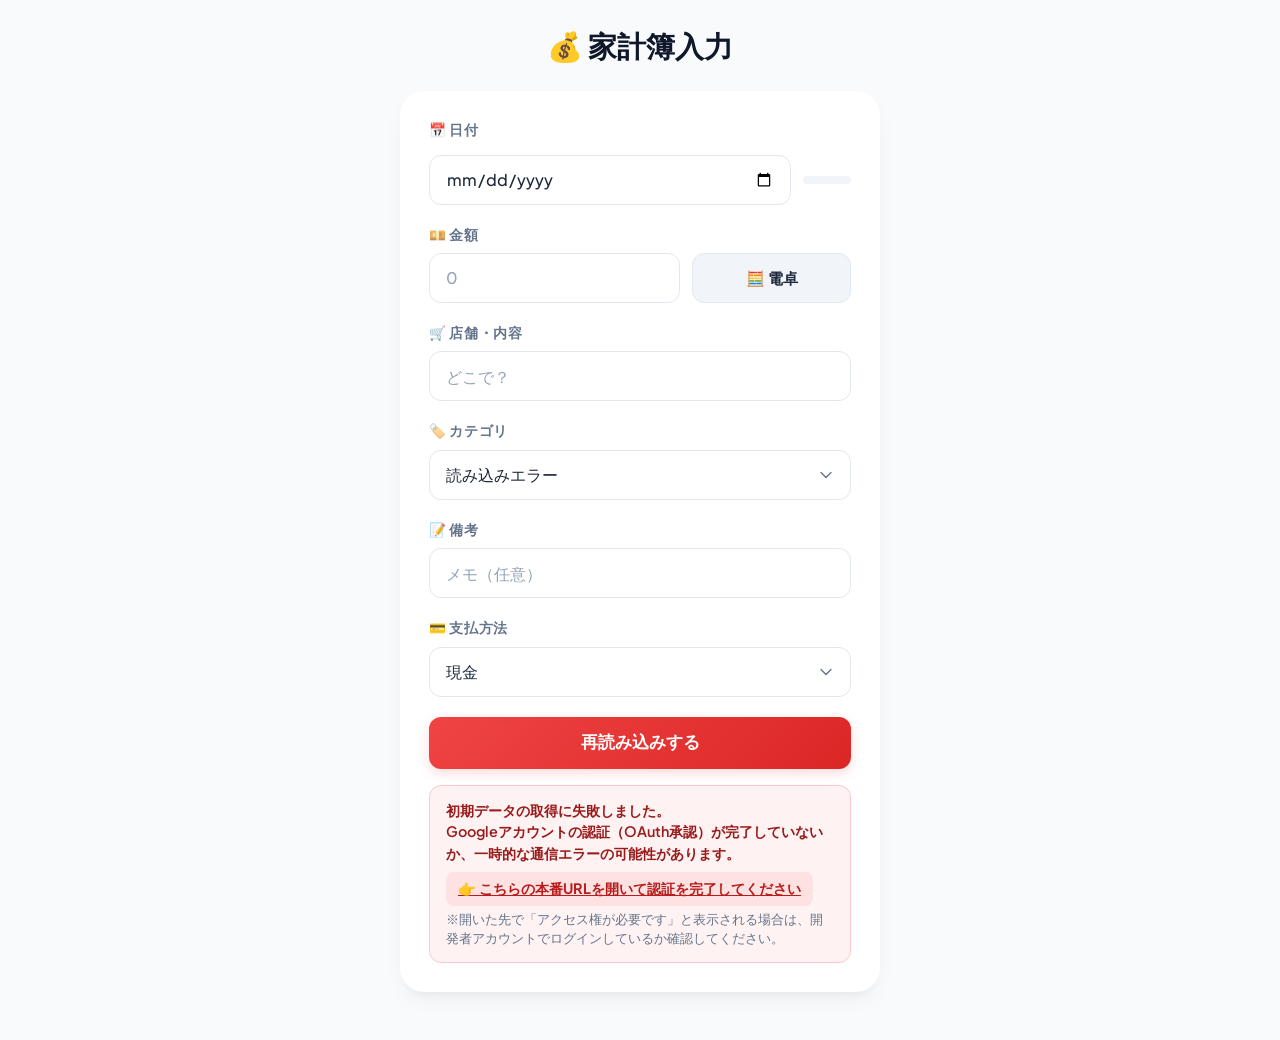
<file: docs/index.html>
<!DOCTYPE html>
<html lang="ja">
<head>
  <meta charset="UTF-8">
  <meta name="viewport" content="width=device-width, initial-scale=1.0, maximum-scale=1.0, user-scalable=no">
  <title>家計簿入力</title>
  <link rel="preconnect" href="https://fonts.googleapis.com">
  <link rel="preconnect" href="https://fonts.gstatic.com" crossorigin>
  <link href="https://fonts.googleapis.com/css2?family=Plus+Jakarta+Sans:wght@400;500;600;700;800&display=swap" rel="stylesheet">
  <style>
    :root {
      --primary: #059669; /* emerald 600 */
      --primary-hover: #047857; /* emerald 700 */
      --primary-light: #ecfdf5; /* emerald 50 */
      --bg: #f8fafc; /* slate 50 */
      --card-bg: #ffffff;
      --text: #1e293b; /* slate 800 */
      --text-muted: #64748b; /* slate 500 */
      --border: #e2e8f0; /* slate 200 */
      --focus-ring: rgba(5, 150, 105, 0.2);
      --font: 'Plus Jakarta Sans', -apple-system, BlinkMacSystemFont, "Segoe UI", Roboto, sans-serif;
    }

    * {
      box-sizing: border-box;
      margin: 0;
      padding: 0;
    }

    body {
      background: var(--bg);
      color: var(--text);
      font-family: var(--font);
      font-size: 16px;
      line-height: 1.5;
      padding: 24px 16px 48px;
      min-height: 100vh;
      display: flex;
      flex-direction: column;
      align-items: center;
      justify-content: center;
    }

    .container {
      width: 100%;
      max-width: 480px;
    }

    .app-header {
      margin-bottom: 24px;
      text-align: center;
    }

    .app-header h1 {
      font-size: 1.8rem;
      font-weight: 800;
      color: #0f172a;
      display: flex;
      align-items: center;
      justify-content: center;
      gap: 10px;
    }

    .card {
      background: var(--card-bg);
      border-radius: 24px;
      padding: 28px;
      box-shadow: 0 10px 25px -5px rgba(0, 0, 0, 0.05), 0 8px 10px -6px rgba(0, 0, 0, 0.05);
      border: 1px solid rgba(255, 255, 255, 0.8);
    }

    .form-group {
      margin-bottom: 20px;
    }

    label {
      display: block;
      font-size: 0.85rem;
      font-weight: 700;
      margin-bottom: 8px;
      color: var(--text-muted);
      text-transform: uppercase;
      letter-spacing: 0.05em;
    }

    /* 入力フィールドの基本スタイル */
    input, select {
      width: 100%;
      height: 50px;
      padding: 0 16px;
      border: 1.5px solid var(--border);
      border-radius: 12px;
      font-size: 1rem;
      font-weight: 500;
      color: var(--text);
      background-color: var(--card-bg);
      transition: all 0.2s ease;
      font-family: inherit;
      -webkit-appearance: none;
      -moz-appearance: none;
      appearance: none;
    }

    select {
      background-image: url("data:image/svg+xml,%3Csvg xmlns='http://www.w3.org/2000/svg' fill='none' viewBox='0 0 24 24' stroke='%2364748b' stroke-width='2'%3E%3Cpath stroke-linecap='round' stroke-linejoin='round' d='M19.5 8.25l-7.5 7.5-7.5-7.5'/%3E%3C/svg%3E");
      background-repeat: no-repeat;
      background-position: right 16px center;
      background-size: 16px;
      padding-right: 40px;
    }

    input:focus, select:focus {
      border-color: var(--primary);
      box-shadow: 0 0 0 4px var(--focus-ring);
      outline: none;
    }

    input::placeholder {
      color: #94a3b8;
    }

    /* 日付と曜日のスタイリング */
    .date-container {
      display: flex;
      flex-direction: column;
      gap: 6px;
    }

    .date-row {
      display: flex;
      align-items: center;
      gap: 12px;
    }

    #dayOfWeek {
      font-weight: 700;
      font-size: 0.95rem;
      padding: 4px 10px;
      border-radius: 8px;
      background: #f1f5f9;
      min-width: 48px;
      text-align: center;
    }

    /* 金額入力と電卓ボタン */
    .amount-row {
      display: flex;
      gap: 12px;
    }

    .amount-input-wrapper {
      flex: 1.6;
    }

    .calc-btn-trigger {
      flex: 1;
      height: 50px;
      display: flex;
      align-items: center;
      justify-content: center;
      gap: 6px;
      background: #f1f5f9;
      border: 1.5px solid var(--border);
      border-radius: 12px;
      font-size: 0.95rem;
      font-weight: 600;
      cursor: pointer;
      color: var(--text);
      transition: all 0.2s;
    }

    .calc-btn-trigger:hover {
      background: #e2e8f0;
    }

    .calc-btn-trigger:active {
      transform: scale(0.97);
    }

    /* 登録ボタン */
    .btn {
      width: 100%;
      height: 52px;
      background: linear-gradient(135deg, var(--primary) 0%, #0d9488 100%);
      color: #fff;
      border: none;
      border-radius: 12px;
      font-size: 1.05rem;
      font-weight: 700;
      margin-top: 12px;
      cursor: pointer;
      box-shadow: 0 4px 12px rgba(5, 150, 105, 0.2);
      transition: all 0.2s ease;
      display: flex;
      align-items: center;
      justify-content: center;
      gap: 8px;
    }

    .btn:hover:not(:disabled) {
      box-shadow: 0 6px 16px rgba(5, 150, 105, 0.3);
      transform: translateY(-1px);
    }

    .btn:active:not(:disabled) {
      transform: translateY(1px);
      box-shadow: 0 2px 6px rgba(5, 150, 105, 0.2);
    }

    .btn:disabled {
      background: #cbd5e1;
      color: #94a3b8;
      box-shadow: none;
      cursor: not-allowed;
    }

    /* エラー時のボタン */
    .btn-retry {
      background: linear-gradient(135deg, #ef4444 0%, #dc2626 100%);
      box-shadow: 0 4px 12px rgba(239, 68, 68, 0.2);
    }
    
    .btn-retry:hover:not(:disabled) {
      box-shadow: 0 6px 16px rgba(239, 68, 68, 0.3);
    }

    /* アラートメッセージ */
    #message {
      margin-top: 16px;
      padding: 14px 16px;
      border-radius: 12px;
      display: none;
      text-align: left;
      font-weight: 600;
      font-size: 0.9rem;
      line-height: 1.5;
      border: 1px solid transparent;
      animation: slideIn 0.3s ease;
    }

    @keyframes slideIn {
      from { transform: translateY(-10px); opacity: 0; }
      to { transform: translateY(0); opacity: 1; }
    }

    /* エラー内の認証リンク */
    .error-link {
      color: #b91c1c;
      text-decoration: underline;
      font-weight: 700;
      display: inline-block;
      margin-top: 8px;
      padding: 6px 12px;
      background: #fee2e2;
      border-radius: 8px;
      transition: background 0.2s;
    }

    .error-link:hover {
      background: #fca5a5;
    }

    /* 電卓モーダル */
    .calc-overlay {
      display: none;
      position: fixed;
      top: 0; left: 0; width: 100%; height: 100%;
      background: rgba(15, 23, 42, 0.6);
      z-index: 1000;
      justify-content: center;
      align-items: flex-end; /* スマホで操作しやすいボトムシート */
      backdrop-filter: blur(4px);
    }

    .calculator {
      background: var(--card-bg);
      width: 100%;
      max-width: 480px;
      border-radius: 24px 24px 0 0;
      padding: 24px 24px 40px;
      display: flex;
      flex-direction: column;
      box-sizing: border-box;
      box-shadow: 0 -10px 25px -5px rgba(0, 0, 0, 0.1);
      transform: translateY(100%);
      transition: transform 0.25s ease-out;
    }

    .calc-overlay.active {
      display: flex;
    }

    .calc-overlay.active .calculator {
      transform: translateY(0);
    }

    .calc-display {
      width: 100%;
      height: 72px;
      background: #1e293b;
      color: #34d399; /* emerald 400 */
      border-radius: 14px;
      margin-bottom: 20px;
      text-align: right;
      padding: 0 20px;
      font-size: 2.25rem;
      font-weight: 700;
      box-sizing: border-box;
      display: flex;
      align-items: center;
      justify-content: flex-end;
      overflow-x: auto;
      font-family: monospace;
      letter-spacing: 0.05em;
    }

    .calc-grid {
      display: grid;
      grid-template-columns: repeat(4, 1fr);
      gap: 12px;
      margin-bottom: 16px;
    }

    .calc-key {
      height: 54px;
      border: none;
      border-radius: 12px;
      font-size: 1.2rem;
      font-weight: 600;
      background: #f1f5f9;
      color: var(--text);
      cursor: pointer;
      transition: all 0.15s;
      display: flex;
      align-items: center;
      justify-content: center;
    }

    .calc-key.op {
      background: #e2e8f0;
      color: #0f172a;
      font-size: 1.3rem;
    }

    .calc-key.clear {
      background: #fee2e2;
      color: #ef4444;
    }

    .calc-key:active {
      background: #cbd5e1;
      transform: scale(0.95);
    }

    .calc-key.clear:active {
      background: #fca5a5;
    }

    .calc-actions {
      display: grid;
      grid-template-columns: 1fr 1fr;
      gap: 12px;
    }

    .calc-action-btn {
      height: 50px;
      border: none;
      border-radius: 12px;
      font-size: 1rem;
      font-weight: 700;
      cursor: pointer;
      transition: all 0.15s;
      display: flex;
      align-items: center;
      justify-content: center;
    }

    .calc-action-btn.apply {
      background: var(--primary);
      color: #fff;
    }

    .calc-action-btn.close {
      background: #f1f5f9;
      color: var(--text);
    }

    .calc-action-btn:active {
      transform: scale(0.97);
    }
  </style>
</head>
<body>
  <!-- 電卓モーダル -->
  <div class="calc-overlay" id="calcOverlay">
    <div class="calculator">
      <div class="calc-display" id="calcDisplay">0</div>
      <div class="calc-grid">
        <button type="button" class="calc-key clear" onclick="calcAction('C')">C</button>
        <button type="button" class="calc-key op" onclick="calcAction('/')">÷</button>
        <button type="button" class="calc-key op" onclick="calcAction('*')">×</button>
        <button type="button" class="calc-key op" onclick="calcAction('back')">⌫</button>
        
        <button type="button" class="calc-key" onclick="calcAction('7')">7</button>
        <button type="button" class="calc-key" onclick="calcAction('8')">8</button>
        <button type="button" class="calc-key" onclick="calcAction('9')">9</button>
        <button type="button" class="calc-key op" onclick="calcAction('-')">-</button>
        
        <button type="button" class="calc-key" onclick="calcAction('4')">4</button>
        <button type="button" class="calc-key" onclick="calcAction('5')">5</button>
        <button type="button" class="calc-key" onclick="calcAction('6')">6</button>
        <button type="button" class="calc-key op" onclick="calcAction('+')">+</button>
        
        <button type="button" class="calc-key" onclick="calcAction('1')">1</button>
        <button type="button" class="calc-key" onclick="calcAction('2')">2</button>
        <button type="button" class="calc-key" onclick="calcAction('3')">3</button>
        <button type="button" class="calc-key op" onclick="calcAction('=')">=</button>
        
        <button type="button" class="calc-key" onclick="calcAction('0')">0</button>
        <button type="button" class="calc-key" onclick="calcAction('.')">.</button>
      </div>
      <div class="calc-actions">
        <button type="button" class="calc-action-btn close" onclick="toggleCalc(false)">閉じる</button>
        <button type="button" class="calc-action-btn apply" onclick="calcApply()">反映する</button>
      </div>
    </div>
  </div>

  <div class="container">
    <div class="app-header">
      <h1>💰 家計簿入力</h1>
    </div>
    
    <div class="card">
      <form id="entryForm">
        <div class="form-group date-container">
          <label>📅 日付</label>
          <div class="date-row">
            <input type="date" name="date" required style="flex: 1;">
            <span id="dayOfWeek"></span>
          </div>
        </div>
        
        <div class="form-group">
          <label>💴 金額</label>
          <div class="amount-row">
            <div class="amount-input-wrapper">
              <input type="number" name="amount" placeholder="0" inputmode="numeric" required>
            </div>
            <div class="calc-btn-trigger" onclick="toggleCalc(true)">🧮 電卓</div>
          </div>
        </div>
        
        <div class="form-group">
          <label>🛒 店舗・内容</label>
          <input type="text" name="shop" placeholder="どこで？" required>
        </div>
        
        <div class="form-group">
          <label>🏷️ カテゴリ</label>
          <select name="category" required>
            <option value="">読み込み中...</option>
          </select>
        </div>
        
        <div class="form-group">
          <label>📝 備考</label>
          <input type="text" name="memo" placeholder="メモ（任意）">
        </div>

        <div class="form-group">
          <label>💳 支払方法</label>
          <select name="source" required>
            <option value="現金">現金</option>
            <option value="楽天ペイ">楽天ペイ</option>
            <option value="楽天カード">楽天カード</option>
            <option value="口座引落">口座引落</option>
          </select>
        </div>
        
        <button type="submit" class="btn" id="submitBtn" disabled>読み込み中...</button>
        <div id="message"></div>
      </form>
    </div>
  </div>

  <script>
    // GASのWeb App APIのURL
    const GAS_API_URL = "https://script.google.com/macros/s/AKfycbwJkGi-ZjBbujrOGC5lajEsW_bEzO8vfhhqtZwaA_ltEMRkQcz_X6Qx46fzimgel_sfVg/exec";

    let isLoadError = false;

    function showMessage(text, color, isHtml = false) {
      const msg = document.getElementById('message');
      if (isHtml) {
        msg.innerHTML = text;
      } else {
        msg.textContent = text;
      }
      msg.style.display = 'block';
      msg.style.background = color === 'green' ? '#ecfdf5' : '#fef2f2';
      msg.style.color = color === 'green' ? '#065f46' : '#991b1b';
      msg.style.borderColor = color === 'green' ? '#a7f3d0' : '#fecaca';
      
      // 自動消去は正常登録時のみ（エラー時は確認できるよう残す）
      if (color === 'green') {
        setTimeout(() => { msg.style.display = 'none'; }, 5000);
      }
    }

    const dayOfWeekSpan = document.getElementById('dayOfWeek');
    const dateInput = document.querySelector('[name=date]');
    const weekDays = ['日', '月', '火', '水', '木', '金', '土'];

    function updateDayOfWeek() {
      const dateVal = dateInput.value;
      if (dateVal) {
        const date = new Date(dateVal);
        const dayIdx = date.getDay();
        const day = weekDays[dayIdx];
        dayOfWeekSpan.textContent = day;
        
        // 色付けと背景色
        if (dayIdx === 0) {
          dayOfWeekSpan.style.color = '#ef4444'; // 日: 赤
          dayOfWeekSpan.style.background = '#fee2e2';
        } else if (dayIdx === 6) {
          dayOfWeekSpan.style.color = '#3b82f6'; // 土: 青
          dayOfWeekSpan.style.background = '#dbeafe';
        } else {
          dayOfWeekSpan.style.color = '#475569'; // 平日: チャコール
          dayOfWeekSpan.style.background = '#f1f5f9';
        }
      } else {
        dayOfWeekSpan.textContent = '';
        dayOfWeekSpan.style.background = 'transparent';
      }
    }

    function getTodayString() {
      const now = new Date();
      const y = now.getFullYear();
      const m = String(now.getMonth() + 1).padStart(2, '0');
      const d = String(now.getDate()).padStart(2, '0');
      return `${y}-${m}-${d}`;
    }

    function escapeHtml(str) {
      if (!str) return '';
      return String(str).replace(/&/g, '&amp;').replace(/</g, '&lt;').replace(/>/g, '&gt;').replace(/"/g, '&quot;');
    }

    // 初期化処理: カテゴリ一覧の取得と日付の初期設定
    function initApp() {
      const btn = document.getElementById('submitBtn');
      btn.disabled = true;
      btn.textContent = '読み込み中...';
      btn.classList.remove('btn-retry');
      
      const msg = document.getElementById('message');
      msg.style.display = 'none';

      const categorySelect = document.querySelector('[name=category]');
      categorySelect.innerHTML = '<option value="">読み込み中...</option>';

      fetch(GAS_API_URL + "?action=init")
        .then(res => {
          if (!res.ok) throw new Error('Network response was not ok');
          return res.json();
        })
        .then(data => {
          // カテゴリの描画
          if (data.categories && data.categories.length > 0) {
            categorySelect.innerHTML = data.categories
              .map(c => '<option value="' + escapeHtml(c) + '">' + escapeHtml(c) + '</option>')
              .join('\n');
          } else {
            categorySelect.innerHTML = '<option value="">カテゴリが取得できませんでした</option>';
          }

          // 今日の日付を設定
          dateInput.value = getTodayString();
          updateDayOfWeek();
          
          btn.disabled = false;
          btn.textContent = '登録する';
          isLoadError = false;
        })
        .catch(err => {
          isLoadError = true;
          categorySelect.innerHTML = '<option value="">読み込みエラー</option>';
          
          const errorHtml = `
            <strong>初期データの取得に失敗しました。</strong><br>
            Googleアカウントの認証（OAuth承認）が完了していないか、一時的な通信エラーの可能性があります。<br>
            <a href="${GAS_API_URL}" target="_blank" class="error-link">👉 こちらの本番URLを開いて認証を完了してください</a><br>
            <span style="font-size: 0.8rem; font-weight: normal; color: var(--text-muted); display: block; margin-top: 4px;">
              ※開いた先で「アクセス権が必要です」と表示される場合は、開発者アカウントでログインしているか確認してください。
            </span>
          `;
          showMessage(errorHtml, 'red', true);
          
          console.error(err);
          btn.disabled = false;
          btn.textContent = '再読み込みする';
          btn.classList.add('btn-retry');
        });
    }

    // 電卓ロジック
    let calcExpr = '';
    let errorTimeoutId = null;
    const calcDisplay = document.getElementById('calcDisplay');
    const amountInput = document.querySelector('[name=amount]');

    function toggleCalc(show) {
      const overlay = document.getElementById('calcOverlay');
      if (show) {
        overlay.classList.add('active');
        if (errorTimeoutId) {
          clearTimeout(errorTimeoutId);
          errorTimeoutId = null;
        }
        calcExpr = amountInput.value || '0';
        updateCalcDisplay();
      } else {
        overlay.classList.remove('active');
      }
    }

    function updateCalcDisplay() {
      calcDisplay.textContent = calcExpr || '0';
    }

    function calcAction(val) {
      if (errorTimeoutId) {
        clearTimeout(errorTimeoutId);
        errorTimeoutId = null;
        if (calcExpr === 'Error') {
          calcExpr = '';
        }
      }

      if (val === 'C') {
        calcExpr = '';
      } else if (val === 'back') {
        calcExpr = calcExpr.slice(0, -1);
      } else if (val === '=') {
        try {
          calcExpr = String(Function('"use strict";return (' + calcExpr.replace(/[^-()\d/*+.]/g, '') + ')')());
        } catch (e) {
          calcExpr = 'Error';
          updateCalcDisplay();
          errorTimeoutId = setTimeout(() => {
            calcExpr = '';
            updateCalcDisplay();
            errorTimeoutId = null;
          }, 1000);
          return;
        }
      } else {
        if (calcExpr === '0' && !isNaN(val)) calcExpr = val;
        else calcExpr += val;
      }
      updateCalcDisplay();
    }

    function calcApply() {
      calcAction('=');
      if (calcExpr !== 'Error') {
        amountInput.value = calcExpr;
        toggleCalc(false);
      }
    }

    dateInput.addEventListener('change', updateDayOfWeek);

    document.getElementById('entryForm').addEventListener('submit', function(e) {
      e.preventDefault();
      
      // ロードエラー時は再読み込みボタンとして動作
      if (isLoadError) {
        initApp();
        return;
      }

      const btn = document.getElementById('submitBtn');
      btn.disabled = true;
      btn.textContent = '登録中...';

      const data = {
        date: e.target.date.value,
        amount: e.target.amount.value,
        shop: e.target.shop.value,
        category: e.target.category.value,
        source: e.target.source.value,
        memo: e.target.memo.value
      };

      // CORSプリフライトを避けるため Content-Type: text/plain でJSONを送信
      fetch(GAS_API_URL, {
        method: 'POST',
        mode: 'cors',
        headers: {
          'Content-Type': 'text/plain'
        },
        body: JSON.stringify(data)
      })
      .then(res => {
        if (!res.ok) throw new Error('API response was not ok');
        return res.json();
      })
      .then(res => {
        if (res.success) {
          showMessage('登録しました ✅', 'green');
          e.target.reset();
          dateInput.value = getTodayString();
          updateDayOfWeek();
        } else {
          showMessage('エラー: ' + res.error, 'red');
        }
        btn.disabled = false;
        btn.textContent = '登録する';
      })
      .catch(err => {
        showMessage('通信エラーが発生しました。時間を置いて再度お試しください。', 'red');
        console.error(err);
        btn.disabled = false;
        btn.textContent = '登録する';
      });
    });

    // 起動時にロード処理を実行
    window.addEventListener('DOMContentLoaded', initApp);
  </script>
</body>
</html>
</file>
